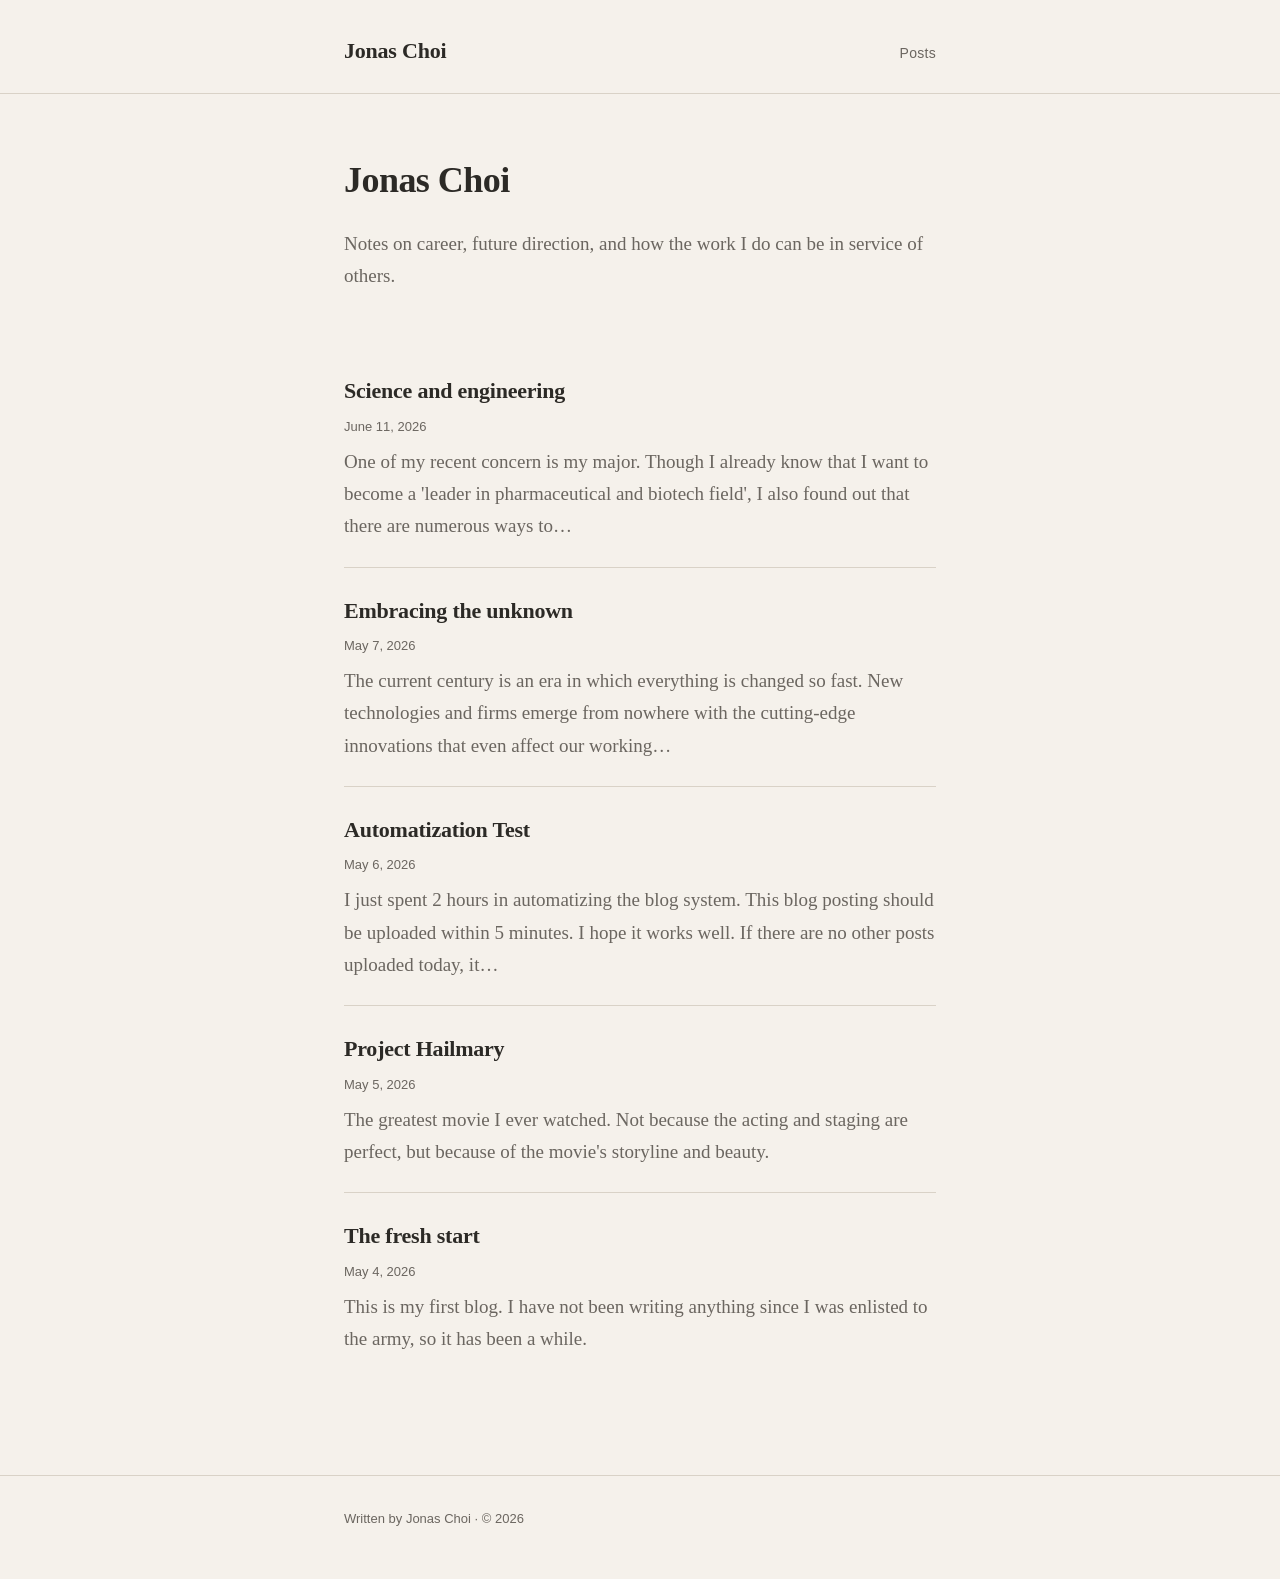
<file: index.html>
<!DOCTYPE html>
<html lang="en">
<head>
  <meta charset="utf-8">
  <meta name="viewport" content="width=device-width, initial-scale=1">
  <title>Jonas Choi</title>
<meta name="description" content="Notes on career, future direction, and how the work I do can be in service of others.">  <link rel="stylesheet" href="static/style.css">
</head>
<body>
  <header class="site">
    <div class="wrap">
      <div class="row">
        <a class="title" href="index.html">Jonas Choi</a>
        <nav><a href="index.html">Posts</a></nav>
      </div>
    </div>
  </header>

  <main class="wrap">
<section class="index-intro">
  <h1>Jonas Choi</h1>
  <p>Notes on career, future direction, and how the work I do can be in service of others.</p>
</section>

<ul class="posts">
  <li>
    <a class="post-title" href="2026-06-11.html">Science and engineering</a>
    <div class="meta">June 11, 2026</div>
<p class="summary">One of my recent concern is my major. Though I already know that I want to become a &#39;leader in pharmaceutical and biotech field&#39;, I also found out that there are numerous ways to…</p>  </li>
  <li>
    <a class="post-title" href="2026-05-07.html">Embracing the unknown</a>
    <div class="meta">May 7, 2026</div>
<p class="summary">The current century is an era in which everything is changed so fast. New technologies and firms emerge from nowhere with the cutting-edge innovations that even affect our working…</p>  </li>
  <li>
    <a class="post-title" href="2026-05-06.html">Automatization Test</a>
    <div class="meta">May 6, 2026</div>
<p class="summary">I just spent 2 hours in automatizing the blog system. This blog posting should be uploaded within 5 minutes. I hope it works well. If there are no other posts uploaded today, it…</p>  </li>
  <li>
    <a class="post-title" href="2026-05-05.html">Project Hailmary</a>
    <div class="meta">May 5, 2026</div>
<p class="summary">The greatest movie I ever watched. Not because the acting and staging are perfect, but because of the movie&#39;s storyline and beauty.</p>  </li>
  <li>
    <a class="post-title" href="2026-05-04.html">The fresh start</a>
    <div class="meta">May 4, 2026</div>
<p class="summary">This is my first blog. I have not been writing anything since I was enlisted to the army, so it has been a while.</p>  </li>
</ul>
  </main>

  <footer class="site">
    <div class="wrap">
      Written by Jonas Choi &middot; &copy; 2026
    </div>
  </footer>
</body>
</html>
</file>
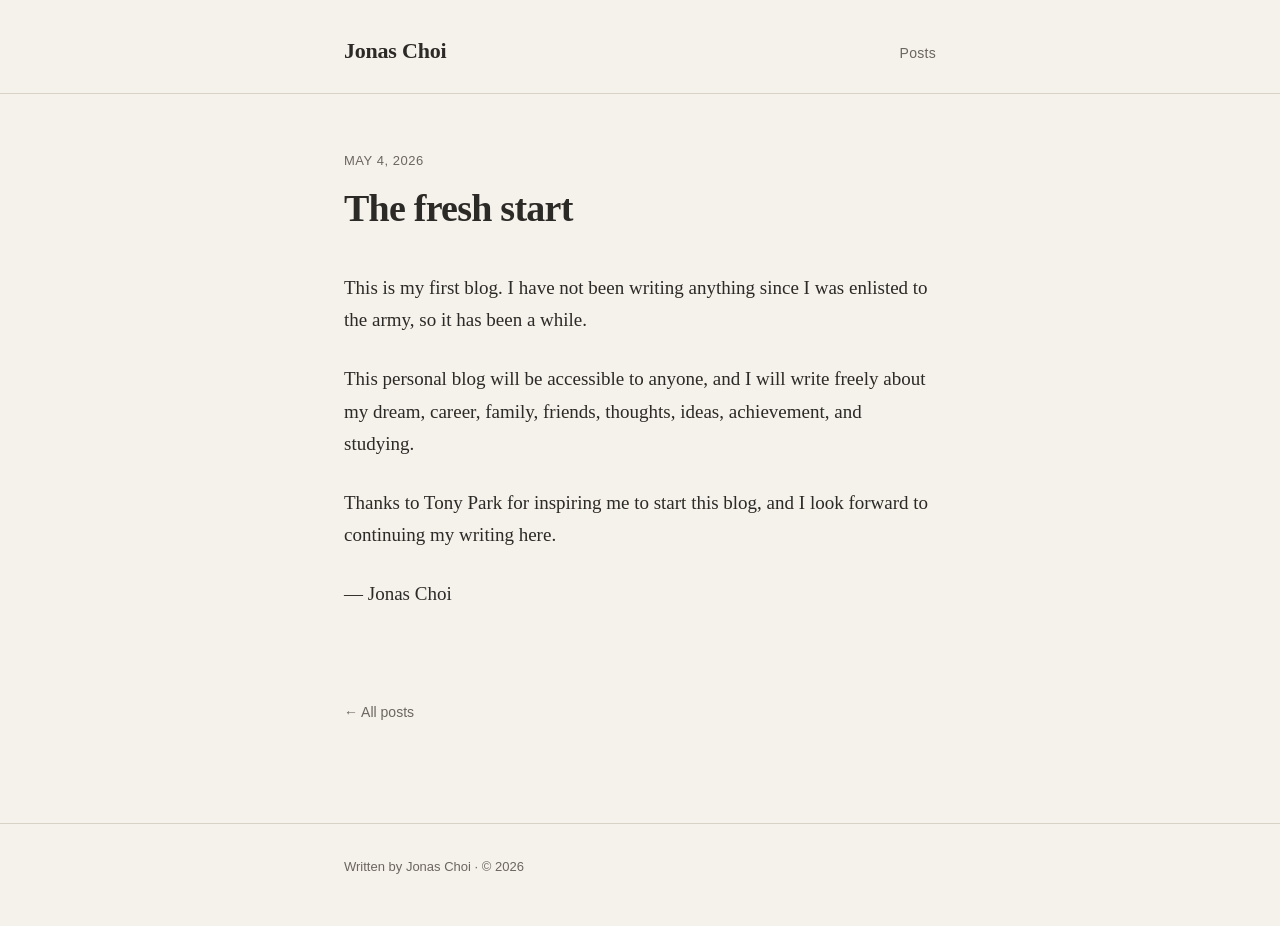
<file: 2026-05-04.html>
<!DOCTYPE html>
<html lang="en">
<head>
  <meta charset="utf-8">
  <meta name="viewport" content="width=device-width, initial-scale=1">
  <title>The fresh start &middot; Jonas Choi</title>
<meta name="description" content="Notes on career, future direction, and how the work I do can be in service of others.">  <link rel="stylesheet" href="static/style.css">
</head>
<body>
  <header class="site">
    <div class="wrap">
      <div class="row">
        <a class="title" href="index.html">Jonas Choi</a>
        <nav><a href="index.html">Posts</a></nav>
      </div>
    </div>
  </header>

  <main class="wrap">
<article class="post">
  <header>
    <div class="dateline">May 4, 2026</div>
    <h1>The fresh start</h1>
  </header>
  <div class="body">
    <p>This is my first blog. I have not been writing anything since I was enlisted to the army, so it has been a while.</p>
<p>This personal blog will be accessible to anyone, and I will write freely about my dream, career, family, friends, thoughts, ideas, achievement, and studying.</p>
<p>Thanks to Tony Park for inspiring me to start this blog, and I look forward to continuing my writing here.</p>
<p>— Jonas Choi</p>
  </div>
  <a class="back" href="index.html">&larr; All posts</a>
</article>
  </main>

  <footer class="site">
    <div class="wrap">
      Written by Jonas Choi &middot; &copy; 2026
    </div>
  </footer>
</body>
</html>
</file>
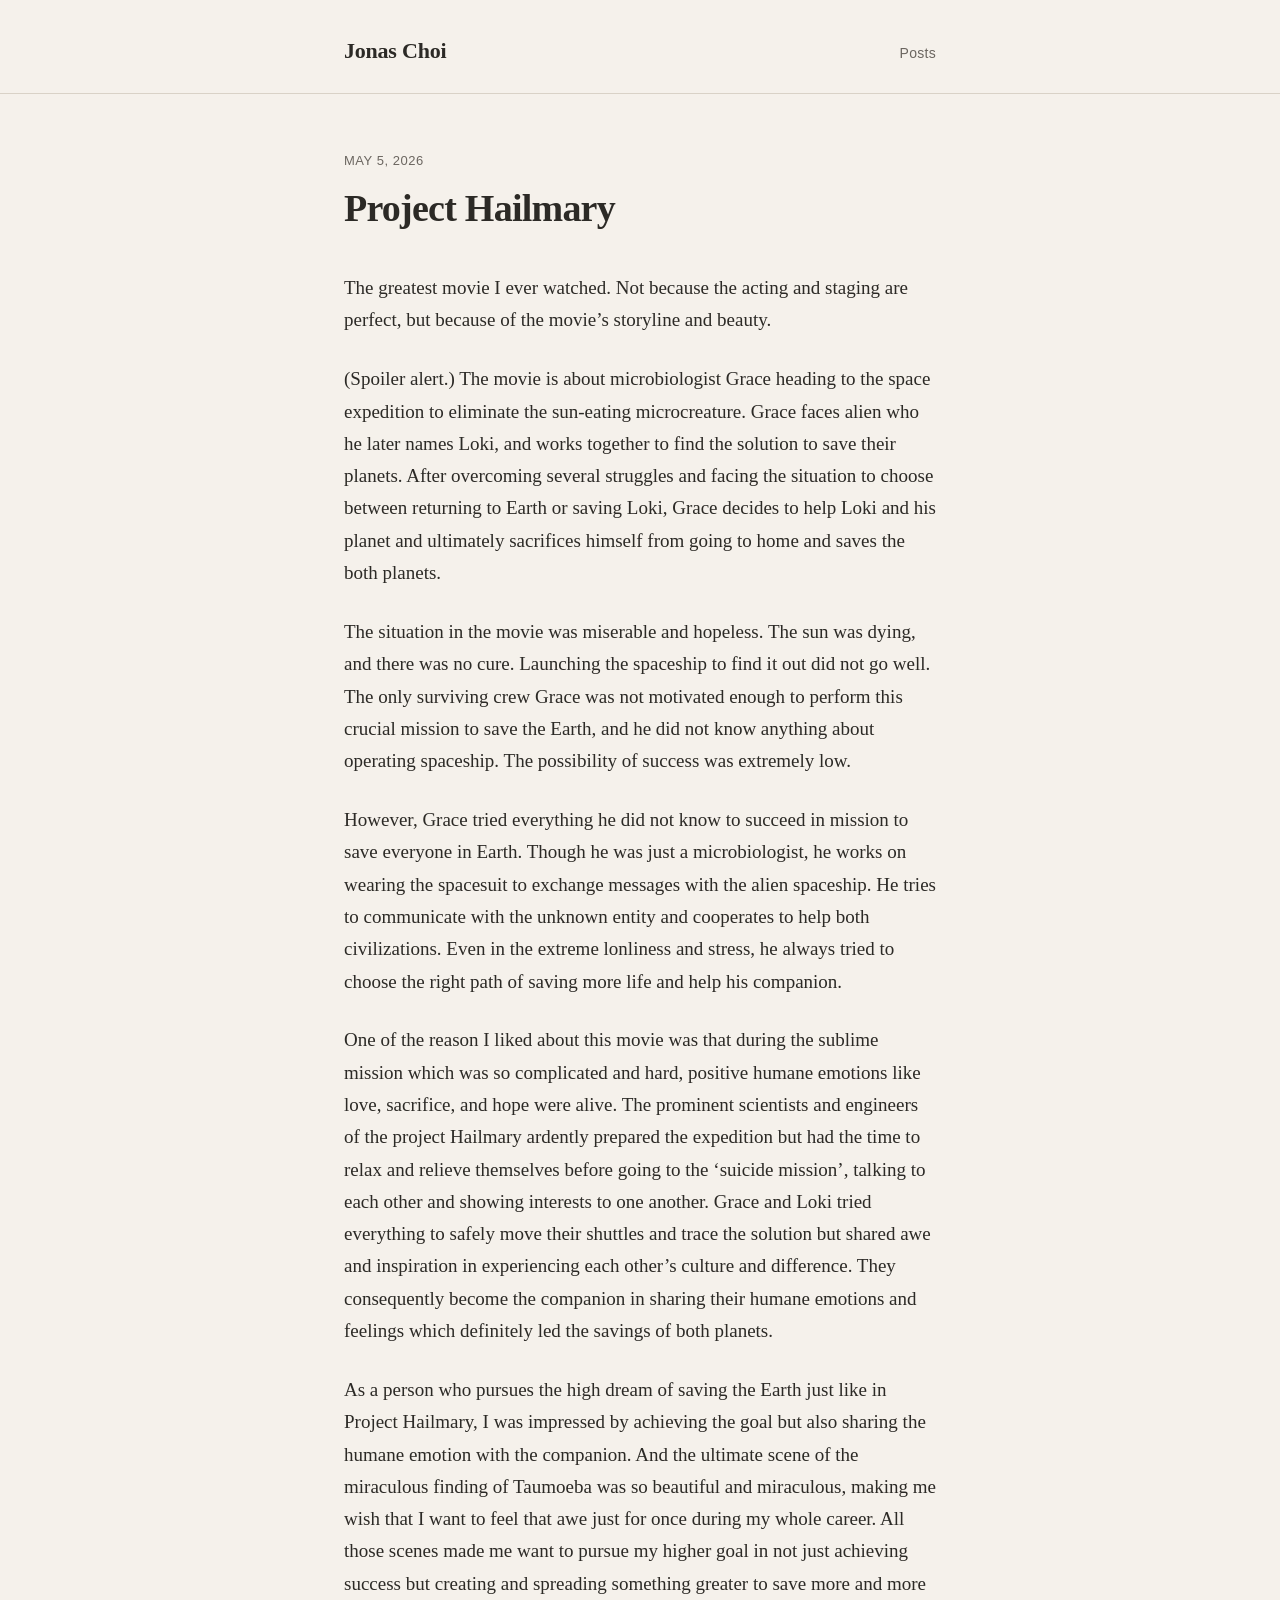
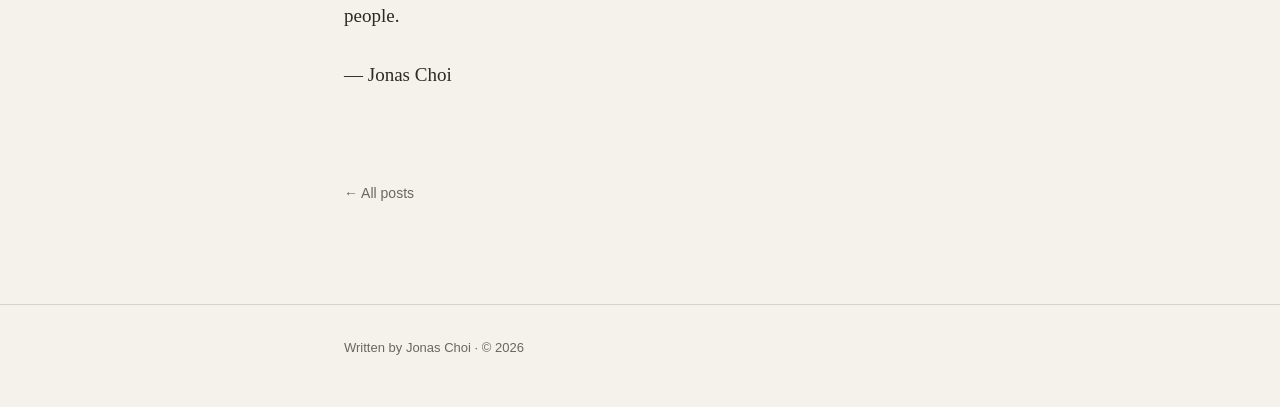
<file: 2026-05-05.html>
<!DOCTYPE html>
<html lang="en">
<head>
  <meta charset="utf-8">
  <meta name="viewport" content="width=device-width, initial-scale=1">
  <title>Project Hailmary &middot; Jonas Choi</title>
<meta name="description" content="Notes on career, future direction, and how the work I do can be in service of others.">  <link rel="stylesheet" href="static/style.css">
</head>
<body>
  <header class="site">
    <div class="wrap">
      <div class="row">
        <a class="title" href="index.html">Jonas Choi</a>
        <nav><a href="index.html">Posts</a></nav>
      </div>
    </div>
  </header>

  <main class="wrap">
<article class="post">
  <header>
    <div class="dateline">May 5, 2026</div>
    <h1>Project Hailmary</h1>
  </header>
  <div class="body">
    <p>The greatest movie I ever watched. Not because the acting and staging are perfect, but because of the movie&rsquo;s storyline and beauty.</p>
<p>(Spoiler alert.) The movie is about microbiologist Grace heading to the space expedition to eliminate the sun-eating microcreature. Grace faces alien who he later names Loki, and works together to find the solution to save their planets. After overcoming several struggles and facing the situation to choose between returning to Earth or saving Loki, Grace decides to help Loki and his planet and ultimately sacrifices himself from going to home and saves the both planets.</p>
<p>The situation in the movie was miserable and hopeless. The sun was dying, and there was no cure. Launching the spaceship to find it out did not go well. The only surviving crew Grace was not motivated enough to perform this crucial mission to save the Earth, and he did not know anything about operating spaceship. The possibility of success was extremely low.</p>
<p>However, Grace tried everything he did not know to succeed in mission to save everyone in Earth. Though he was just a microbiologist, he works on wearing the spacesuit to exchange messages with the alien spaceship. He tries to communicate with the unknown entity and cooperates to help both civilizations. Even in the extreme lonliness and stress, he always tried to choose the right path of saving more life and help his companion.</p>
<p>One of the reason I liked about this movie was that during the sublime mission which was so complicated and hard, positive humane emotions like love, sacrifice, and hope were alive. The prominent scientists and engineers of the project Hailmary ardently prepared the expedition but had the time to relax and relieve themselves before going to the &lsquo;suicide mission&rsquo;, talking to each other and showing interests to one another. Grace and Loki tried everything to safely move their shuttles and trace the solution but shared awe and inspiration in experiencing each other&rsquo;s culture and difference. They consequently become the companion in sharing their humane emotions and feelings which definitely led the savings of both planets.</p>
<p>As a person who pursues the high dream of saving the Earth just like in Project Hailmary, I was impressed by achieving the goal but also sharing the humane emotion with the companion. And the ultimate scene of the miraculous finding of Taumoeba was so beautiful and miraculous, making me wish that I want to feel that awe just for once during my whole career. All those scenes made me want to pursue my higher goal in not just achieving success but creating and spreading something greater to save more and more people.</p>
<p>— Jonas Choi</p>
  </div>
  <a class="back" href="index.html">&larr; All posts</a>
</article>
  </main>

  <footer class="site">
    <div class="wrap">
      Written by Jonas Choi &middot; &copy; 2026
    </div>
  </footer>
</body>
</html>
</file>
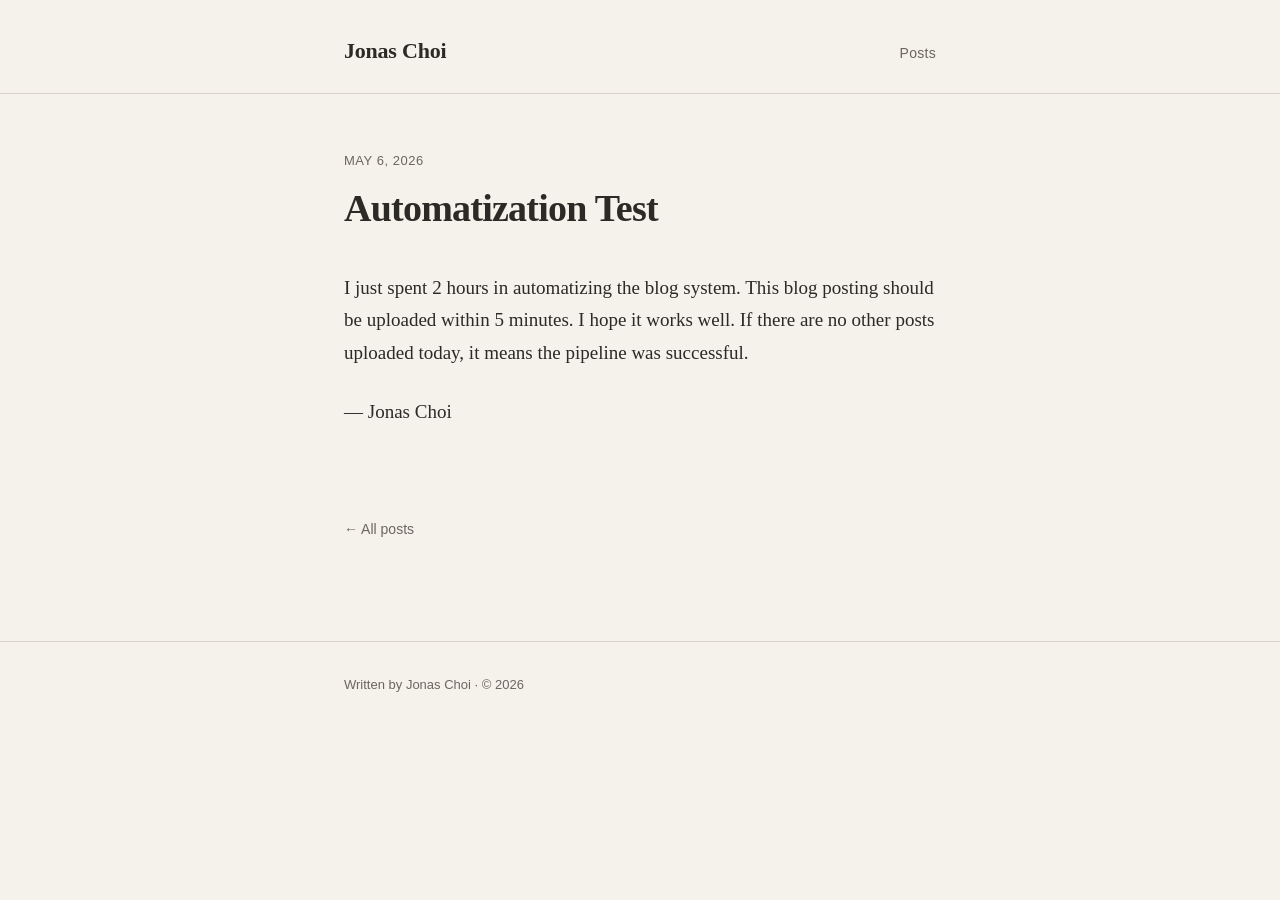
<file: 2026-05-06.html>
<!DOCTYPE html>
<html lang="en">
<head>
  <meta charset="utf-8">
  <meta name="viewport" content="width=device-width, initial-scale=1">
  <title>Automatization Test &middot; Jonas Choi</title>
<meta name="description" content="Notes on career, future direction, and how the work I do can be in service of others.">  <link rel="stylesheet" href="static/style.css">
</head>
<body>
  <header class="site">
    <div class="wrap">
      <div class="row">
        <a class="title" href="index.html">Jonas Choi</a>
        <nav><a href="index.html">Posts</a></nav>
      </div>
    </div>
  </header>

  <main class="wrap">
<article class="post">
  <header>
    <div class="dateline">May 6, 2026</div>
    <h1>Automatization Test</h1>
  </header>
  <div class="body">
    <p>I just spent 2 hours in automatizing the blog system. This blog posting should be uploaded within 5 minutes. I hope it works well. If there are no other posts uploaded today, it means the pipeline was successful.</p>
<p>— Jonas Choi</p>
  </div>
  <a class="back" href="index.html">&larr; All posts</a>
</article>
  </main>

  <footer class="site">
    <div class="wrap">
      Written by Jonas Choi &middot; &copy; 2026
    </div>
  </footer>
</body>
</html>
</file>
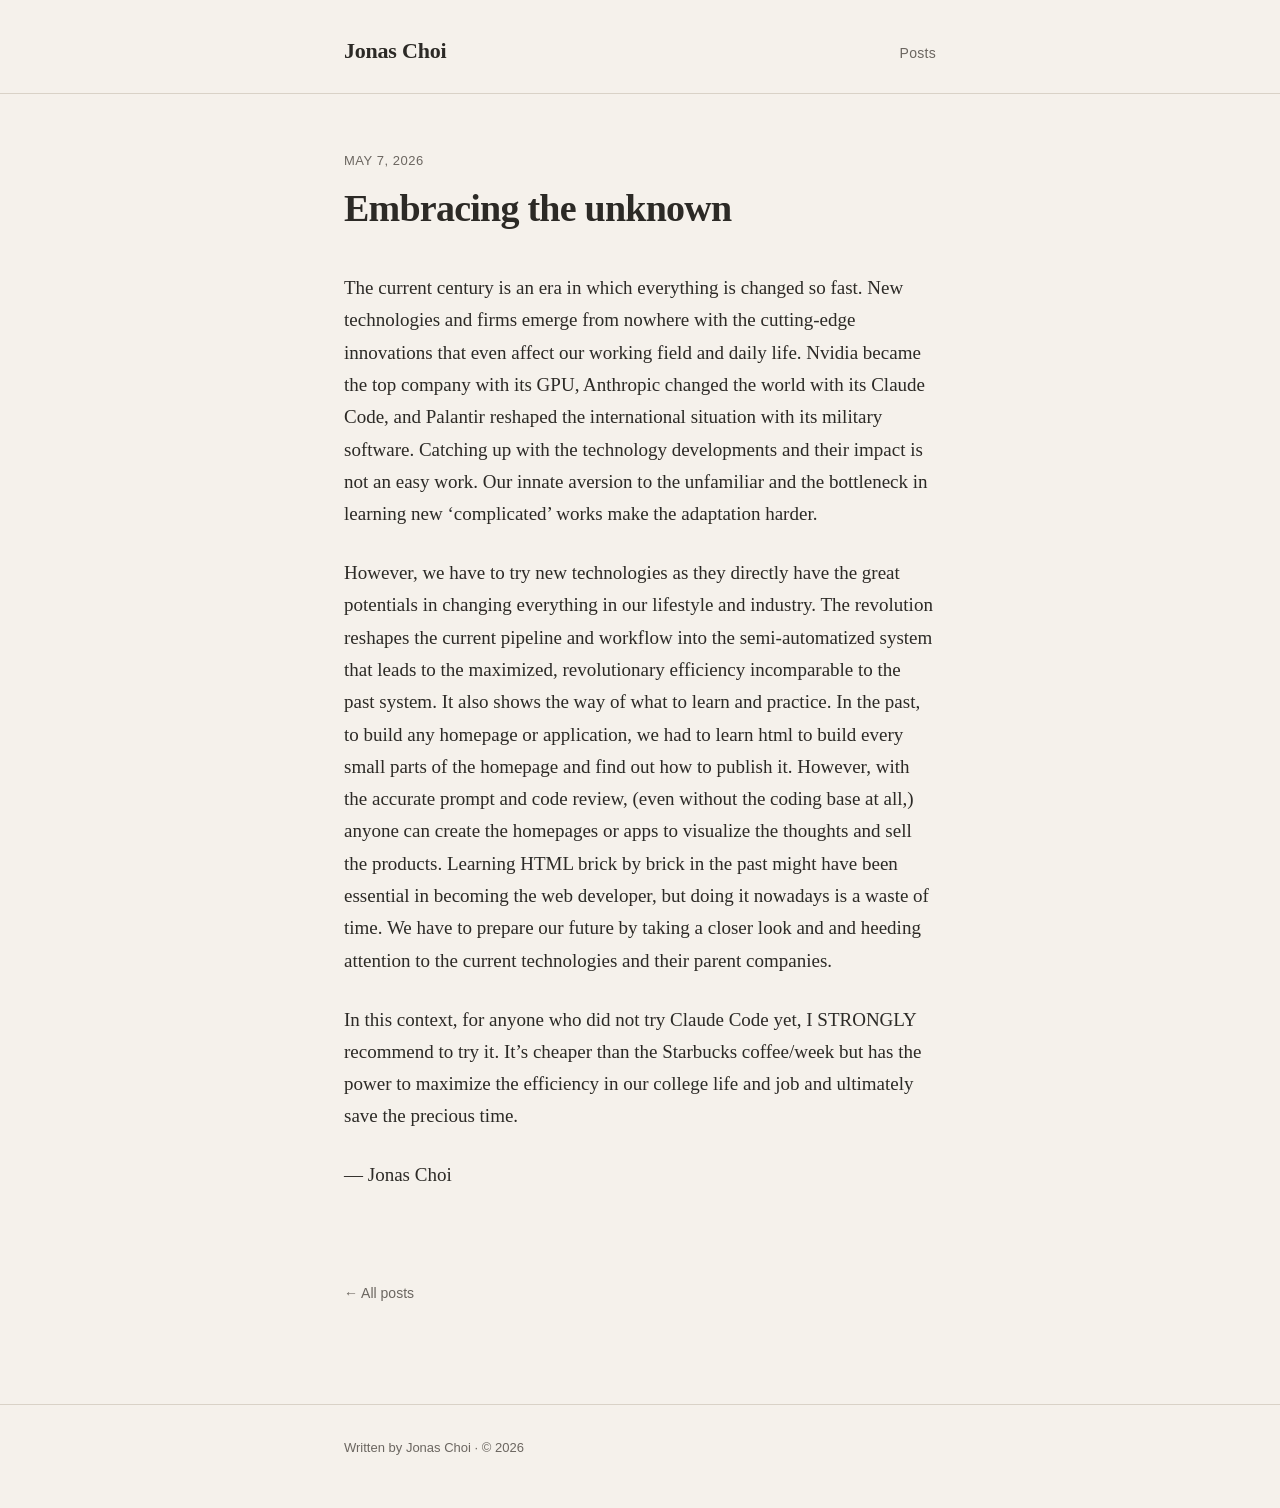
<file: 2026-05-07.html>
<!DOCTYPE html>
<html lang="en">
<head>
  <meta charset="utf-8">
  <meta name="viewport" content="width=device-width, initial-scale=1">
  <title>Embracing the unknown &middot; Jonas Choi</title>
<meta name="description" content="Notes on career, future direction, and how the work I do can be in service of others.">  <link rel="stylesheet" href="static/style.css">
</head>
<body>
  <header class="site">
    <div class="wrap">
      <div class="row">
        <a class="title" href="index.html">Jonas Choi</a>
        <nav><a href="index.html">Posts</a></nav>
      </div>
    </div>
  </header>

  <main class="wrap">
<article class="post">
  <header>
    <div class="dateline">May 7, 2026</div>
    <h1>Embracing the unknown</h1>
  </header>
  <div class="body">
    <p>The current century is an era in which everything is changed so fast. New technologies and firms emerge from nowhere with the cutting-edge innovations that even affect our working field and daily life. Nvidia became the top company with its GPU, Anthropic changed the world with its Claude Code, and Palantir reshaped the international situation with its military software. Catching up with the technology developments and their impact is not an easy work. Our innate aversion to the unfamiliar and the bottleneck in learning new &lsquo;complicated&rsquo; works make the adaptation harder.</p>
<p>However, we have to try new technologies as they directly have the great potentials in changing everything in our lifestyle and industry. The revolution reshapes the current pipeline and workflow into the semi-automatized system that leads to the maximized, revolutionary efficiency incomparable to the past system. It also shows the way of what to learn and practice. In the past, to build any homepage or application, we had to learn html to build every small parts of the homepage and find out how to publish it. However, with the accurate prompt and code review, (even without the coding base at all,) anyone can create the homepages or apps to visualize the thoughts and sell the products. Learning HTML brick by brick in the past might have been essential in becoming the web developer, but doing it nowadays is a waste of time. We have to prepare our future by taking a closer look and and heeding attention to the current technologies and their parent companies.</p>
<p>In this context, for anyone who did not try Claude Code yet, I STRONGLY recommend to try it. It&rsquo;s cheaper than the Starbucks coffee/week but has the power to maximize the efficiency in our college life and job and ultimately save the precious time.</p>
<p>— Jonas Choi</p>
  </div>
  <a class="back" href="index.html">&larr; All posts</a>
</article>
  </main>

  <footer class="site">
    <div class="wrap">
      Written by Jonas Choi &middot; &copy; 2026
    </div>
  </footer>
</body>
</html>
</file>
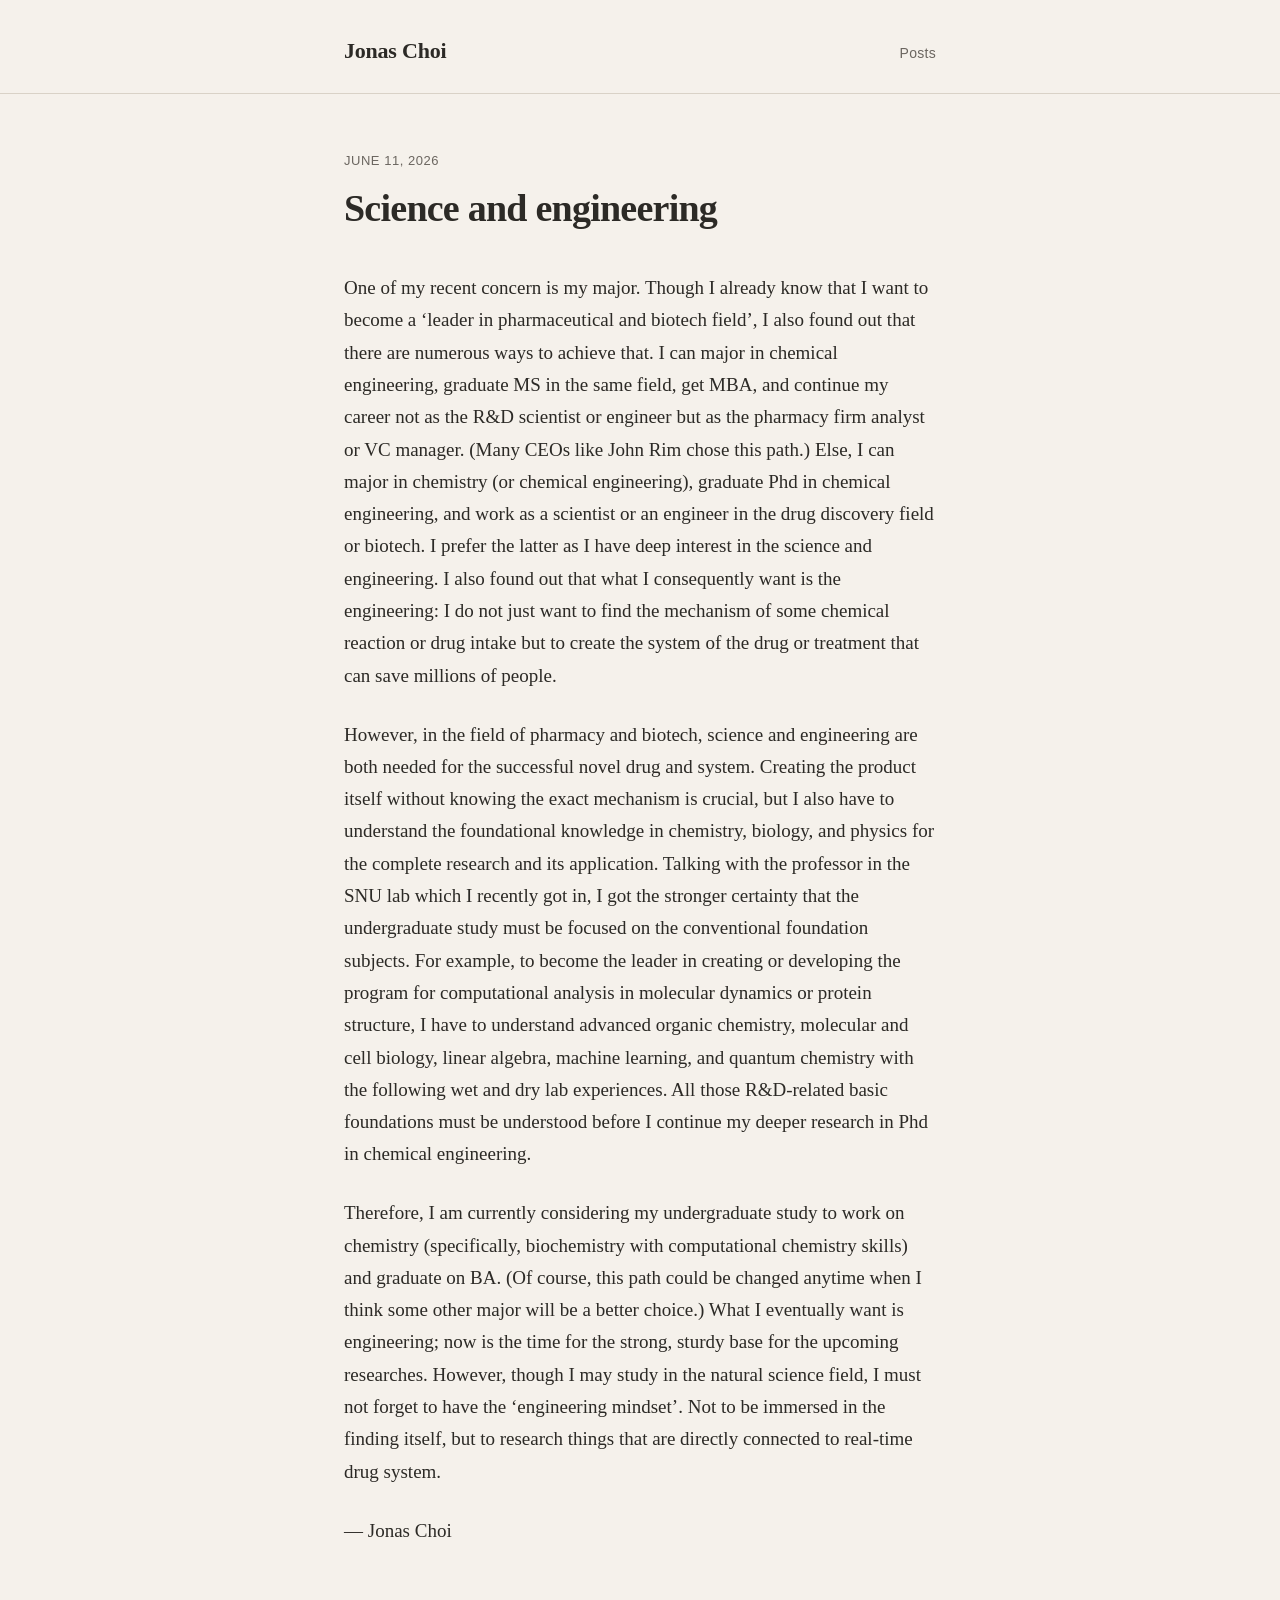
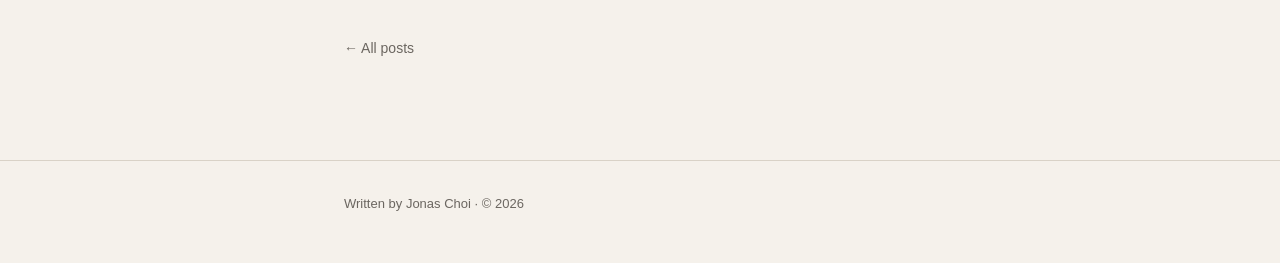
<file: 2026-06-11.html>
<!DOCTYPE html>
<html lang="en">
<head>
  <meta charset="utf-8">
  <meta name="viewport" content="width=device-width, initial-scale=1">
  <title>Science and engineering &middot; Jonas Choi</title>
<meta name="description" content="Notes on career, future direction, and how the work I do can be in service of others.">  <link rel="stylesheet" href="static/style.css">
</head>
<body>
  <header class="site">
    <div class="wrap">
      <div class="row">
        <a class="title" href="index.html">Jonas Choi</a>
        <nav><a href="index.html">Posts</a></nav>
      </div>
    </div>
  </header>

  <main class="wrap">
<article class="post">
  <header>
    <div class="dateline">June 11, 2026</div>
    <h1>Science and engineering</h1>
  </header>
  <div class="body">
    <p>One of my recent concern is my major. Though I already know that I want to become a &lsquo;leader in pharmaceutical and biotech field&rsquo;, I also found out that there are numerous ways to achieve that. I can major in chemical engineering, graduate MS in the same field, get MBA, and continue my career not as the R&amp;D scientist or engineer but as the pharmacy firm analyst or VC manager. (Many CEOs like John Rim chose this path.) Else, I can major in chemistry (or chemical engineering), graduate Phd in chemical engineering, and work as a scientist or an engineer in the drug discovery field or biotech. I prefer the latter as I have deep interest in the science and engineering. I also found out that what I consequently want is the engineering: I do not just want to find the mechanism of some chemical reaction or drug intake but to create the system of the drug or treatment that can save millions of people.</p>
<p>However, in the field of pharmacy and biotech, science and engineering are both needed for the successful novel drug and system. Creating the product itself without knowing the exact mechanism is crucial, but I also have to understand the foundational knowledge in chemistry, biology, and physics for the complete research and its application. Talking with the professor in the SNU lab which I recently got in, I got the stronger certainty that the undergraduate study must be focused on the conventional foundation subjects. For example, to become the leader in creating or developing the program for computational analysis in molecular dynamics or protein structure, I have to understand advanced organic chemistry, molecular and cell biology, linear algebra, machine learning, and quantum chemistry with the following wet and dry lab experiences. All those R&amp;D-related basic foundations must be understood before I continue my deeper research in Phd in chemical engineering.</p>
<p>Therefore, I am currently considering my undergraduate study to work on chemistry (specifically, biochemistry with computational chemistry skills) and graduate on BA. (Of course, this path could be changed anytime when I think some other major will be a better choice.) What I eventually want is engineering; now is the time for the strong, sturdy base for the upcoming researches. However, though I may study in the natural science field, I must not forget to have the &lsquo;engineering mindset&rsquo;. Not to be immersed in the finding itself, but to research things that are directly connected to real-time drug system.</p>
<p>— Jonas Choi</p>
  </div>
  <a class="back" href="index.html">&larr; All posts</a>
</article>
  </main>

  <footer class="site">
    <div class="wrap">
      Written by Jonas Choi &middot; &copy; 2026
    </div>
  </footer>
</body>
</html>
</file>
<file: static/style.css>
/* Blog stylesheet — Anthropic-aesthetic personal blog.
   Edit by hand. Don't add JS, web fonts, or third-party assets. */

:root {
  --bg:        #F5F1EB;   /* warm cream */
  --ink:       #2C2A26;   /* near-black, warm */
  --muted:     #6B6660;   /* secondary text */
  --rule:      #D9D2C7;   /* hairlines */
  --accent:    #CC785C;   /* Anthropic terracotta */
  --accent-dk: #A85B40;   /* hover */

  --serif: Charter, "Iowan Old Style", "Source Serif Pro", "Source Serif 4",
           "Times New Roman", Georgia, serif;
  --sans:  -apple-system, BlinkMacSystemFont, "Segoe UI", "Helvetica Neue",
           Arial, sans-serif;

  --content-width: 640px;
}

* { box-sizing: border-box; }

html { -webkit-text-size-adjust: 100%; }

body {
  background: var(--bg);
  color: var(--ink);
  font-family: var(--serif);
  font-size: 19px;
  line-height: 1.7;
  margin: 0;
  padding: 0;
  -webkit-font-smoothing: antialiased;
  -moz-osx-font-smoothing: grayscale;
}

/* ----- Layout ----- */

.wrap {
  max-width: var(--content-width);
  margin: 0 auto;
  padding: 0 24px;
}

header.site {
  padding: 32px 0 24px;
  border-bottom: 1px solid var(--rule);
  margin-bottom: 56px;
}

header.site .row {
  display: flex;
  align-items: baseline;
  justify-content: space-between;
  gap: 24px;
}

header.site .title {
  font-family: var(--serif);
  font-size: 22px;
  font-weight: 600;
  letter-spacing: -0.01em;
  color: var(--ink);
  text-decoration: none;
}

header.site nav a {
  font-family: var(--sans);
  font-size: 14px;
  color: var(--muted);
  text-decoration: none;
  letter-spacing: 0.02em;
}

header.site nav a:hover { color: var(--accent); }

footer.site {
  margin-top: 96px;
  padding: 32px 0 48px;
  border-top: 1px solid var(--rule);
  font-family: var(--sans);
  font-size: 13px;
  color: var(--muted);
}

/* ----- Index ----- */

.index-intro {
  margin-bottom: 56px;
}

.index-intro h1 {
  font-size: 36px;
  font-weight: 600;
  letter-spacing: -0.015em;
  margin: 0 0 16px;
}

.index-intro p {
  color: var(--muted);
  margin: 0;
}

ul.posts {
  list-style: none;
  padding: 0;
  margin: 0;
}

ul.posts li {
  padding: 24px 0;
  border-bottom: 1px solid var(--rule);
}

ul.posts li:last-child { border-bottom: none; }

ul.posts a.post-title {
  display: block;
  font-size: 22px;
  font-weight: 600;
  color: var(--ink);
  text-decoration: none;
  letter-spacing: -0.01em;
  margin-bottom: 6px;
}

ul.posts a.post-title:hover { color: var(--accent); }

ul.posts .meta {
  font-family: var(--sans);
  font-size: 13px;
  color: var(--muted);
  margin-bottom: 8px;
}

ul.posts .summary {
  color: var(--muted);
  margin: 0;
}

/* ----- Post ----- */

article.post header {
  margin-bottom: 40px;
}

article.post .dateline {
  font-family: var(--sans);
  font-size: 13px;
  color: var(--muted);
  letter-spacing: 0.04em;
  text-transform: uppercase;
  margin-bottom: 14px;
}

article.post h1 {
  font-size: 38px;
  font-weight: 600;
  letter-spacing: -0.02em;
  line-height: 1.2;
  margin: 0;
}

article.post .meta {
  font-family: var(--sans);
  font-size: 13px;
  color: var(--muted);
  letter-spacing: 0.02em;
}

article.post .body { margin-top: 0; }

article.post .body h2 {
  font-size: 26px;
  font-weight: 600;
  letter-spacing: -0.01em;
  margin: 56px 0 16px;
}

article.post .body h3 {
  font-size: 21px;
  font-weight: 600;
  margin: 40px 0 12px;
}

article.post .body p { margin: 0 0 1.4em; }

article.post .body a {
  color: var(--accent);
  text-decoration: underline;
  text-decoration-thickness: 1px;
  text-underline-offset: 3px;
}

article.post .body a:hover { color: var(--accent-dk); }

article.post .body blockquote {
  border-left: 2px solid var(--accent);
  margin: 1.6em 0;
  padding: 4px 0 4px 20px;
  color: var(--muted);
  font-style: italic;
}

article.post .body code {
  font-family: ui-monospace, "SF Mono", Menlo, Consolas, monospace;
  font-size: 0.88em;
  background: rgba(204, 120, 92, 0.08);
  padding: 1px 5px;
  border-radius: 3px;
}

article.post .body pre {
  background: #2C2A26;
  color: #F5F1EB;
  padding: 18px 20px;
  border-radius: 4px;
  overflow-x: auto;
  font-size: 14px;
  line-height: 1.55;
}

article.post .body pre code {
  background: none;
  padding: 0;
  color: inherit;
  font-size: inherit;
}

article.post .body hr {
  border: none;
  border-top: 1px solid var(--rule);
  margin: 48px auto;
  width: 60%;
}

article.post .body ul,
article.post .body ol {
  padding-left: 1.4em;
  margin: 0 0 1.4em;
}

article.post .body li { margin-bottom: 0.4em; }

article.post .body img {
  max-width: 100%;
  height: auto;
  display: block;
  margin: 2em auto;
}

.back {
  display: inline-block;
  margin-top: 64px;
  font-family: var(--sans);
  font-size: 14px;
  color: var(--muted);
  text-decoration: none;
}

.back:hover { color: var(--accent); }

/* ----- Small screens ----- */

@media (max-width: 560px) {
  body { font-size: 18px; }
  .wrap { padding: 0 20px; }
  article.post h1 { font-size: 30px; }
  .index-intro h1 { font-size: 28px; }
  header.site { margin-bottom: 40px; }
}
</file>
